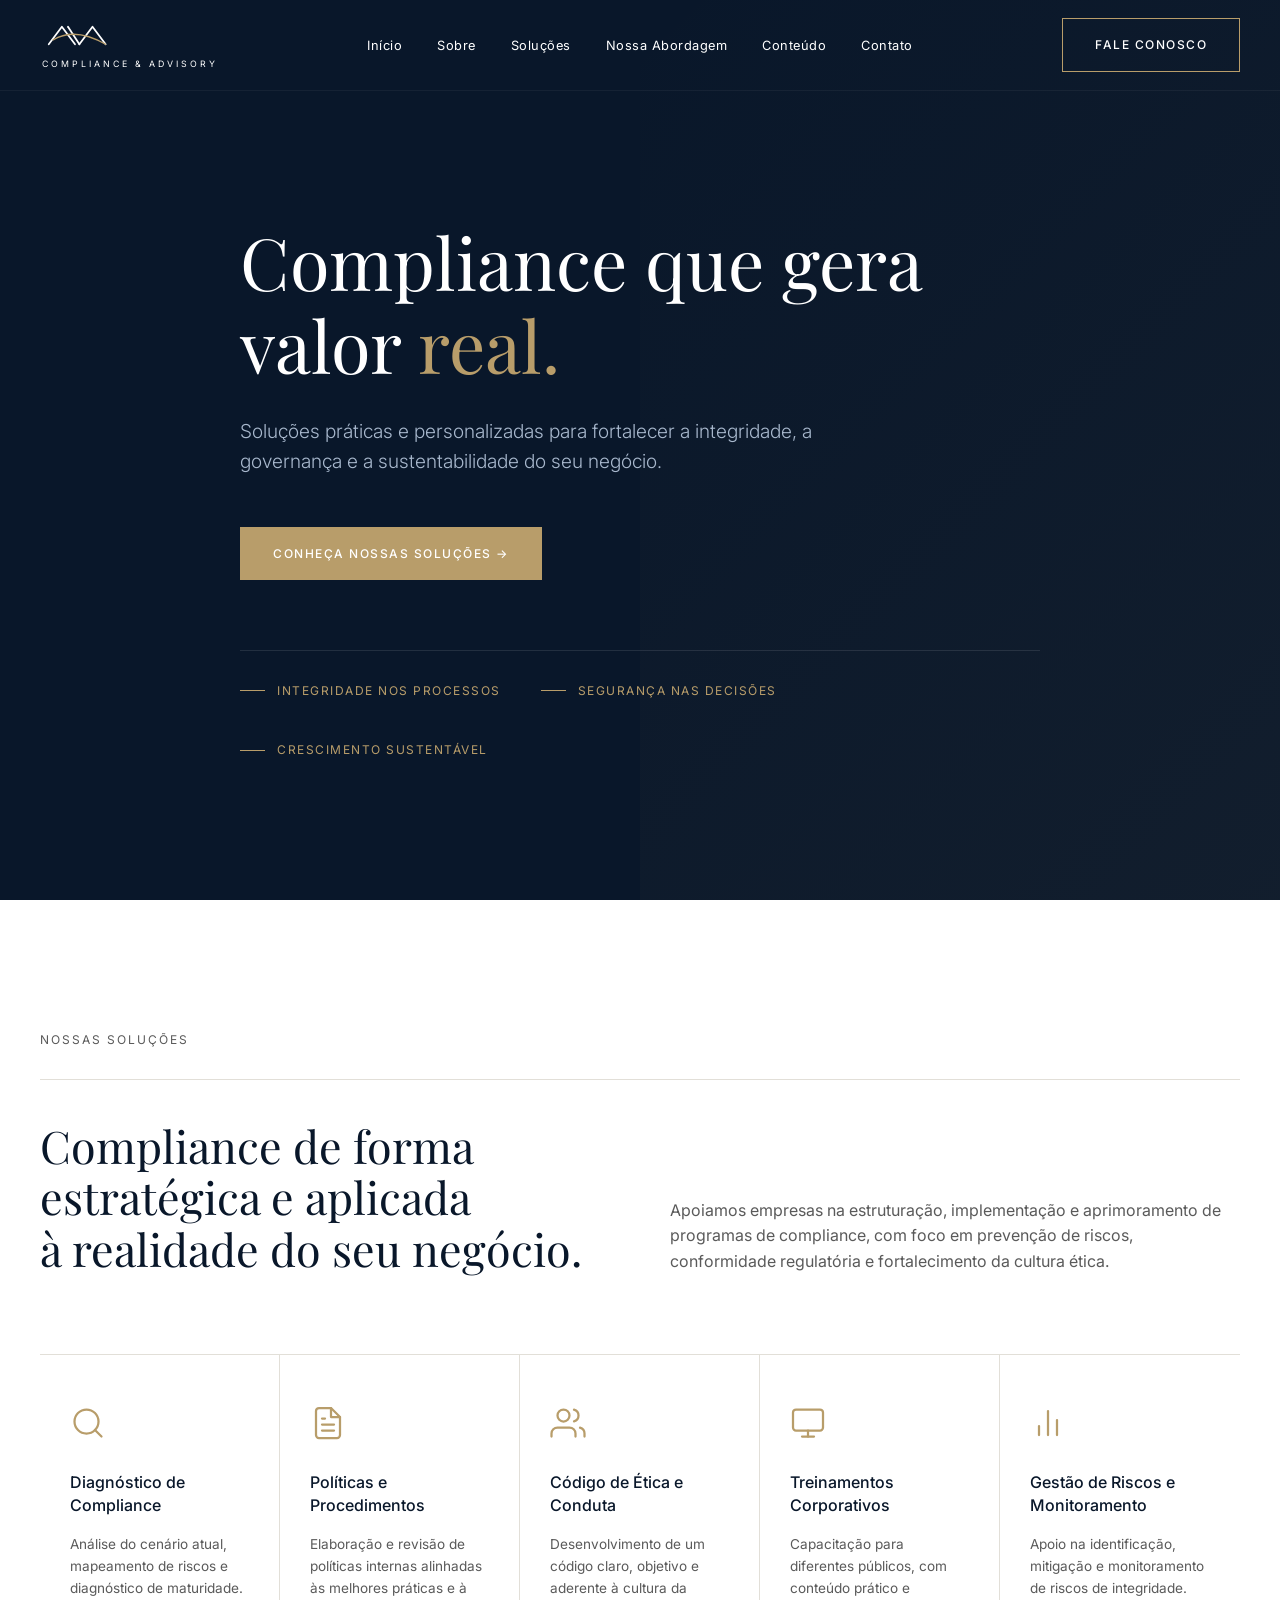
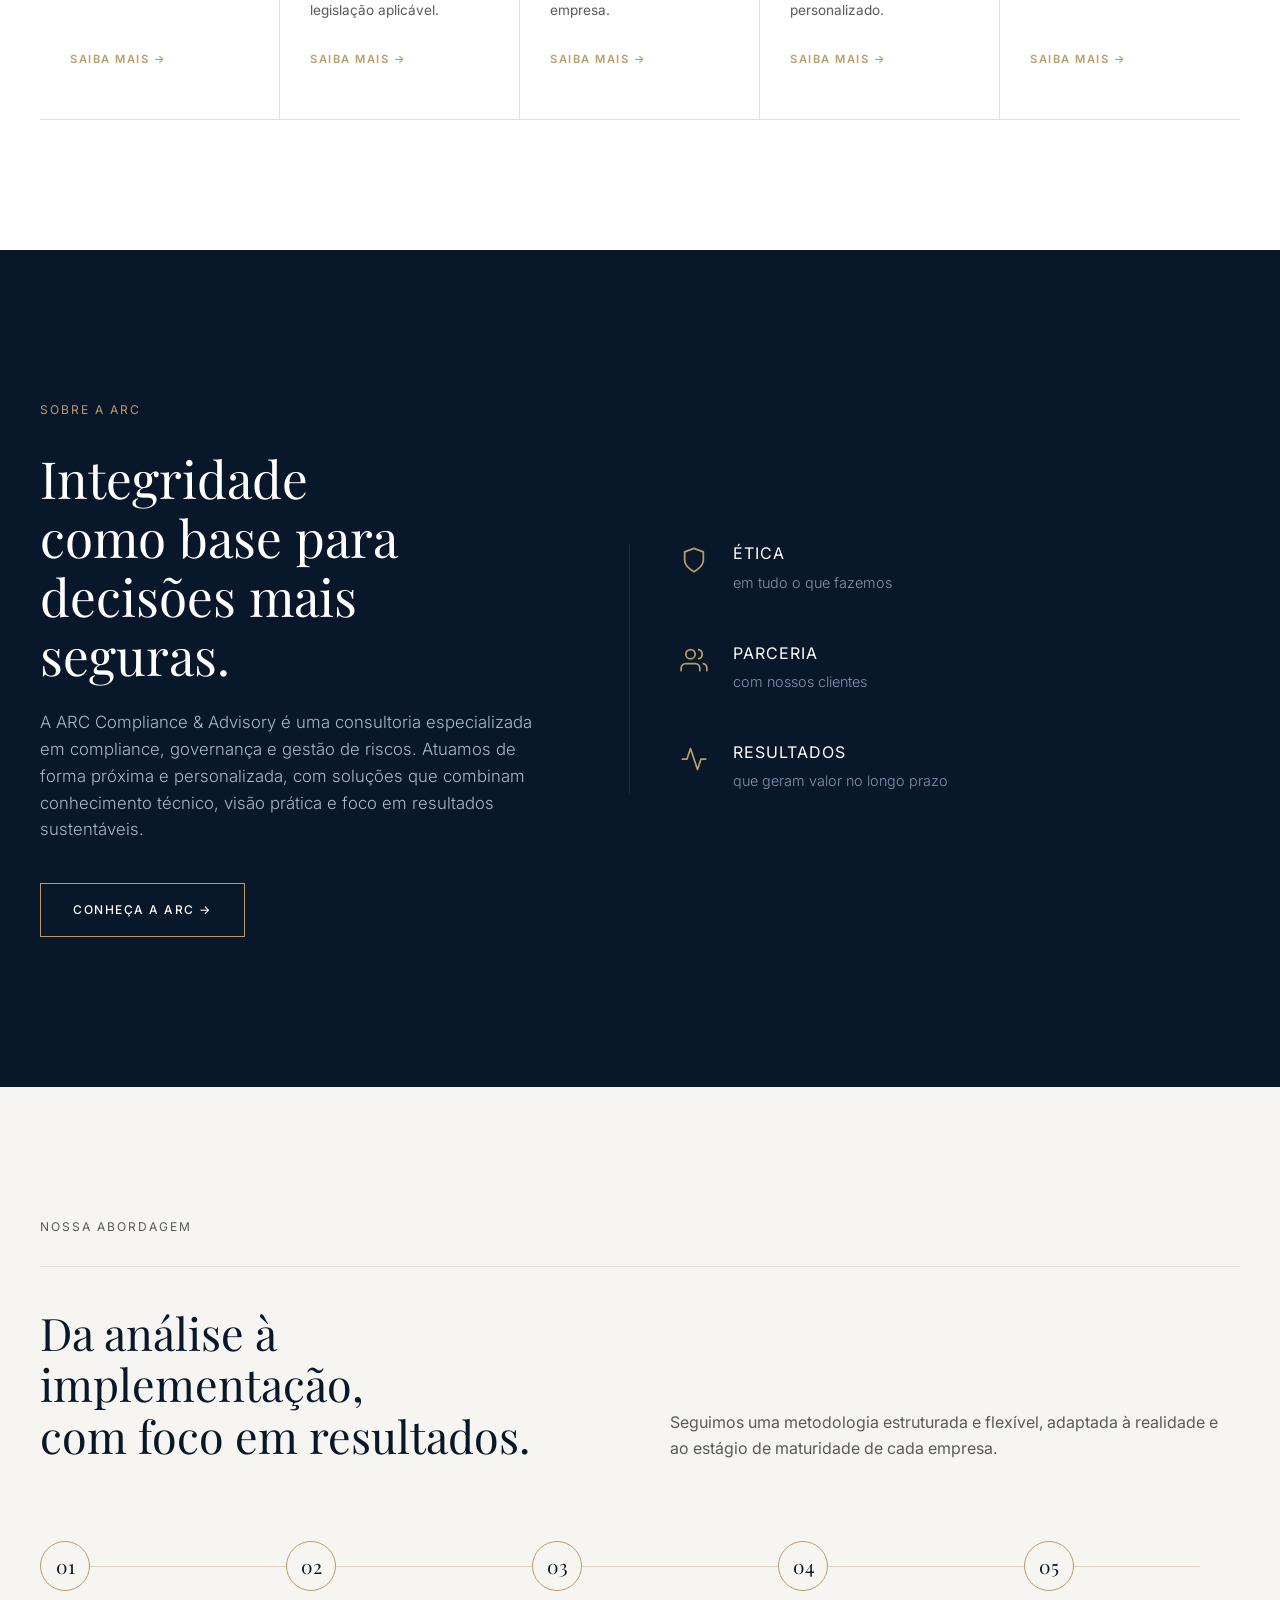
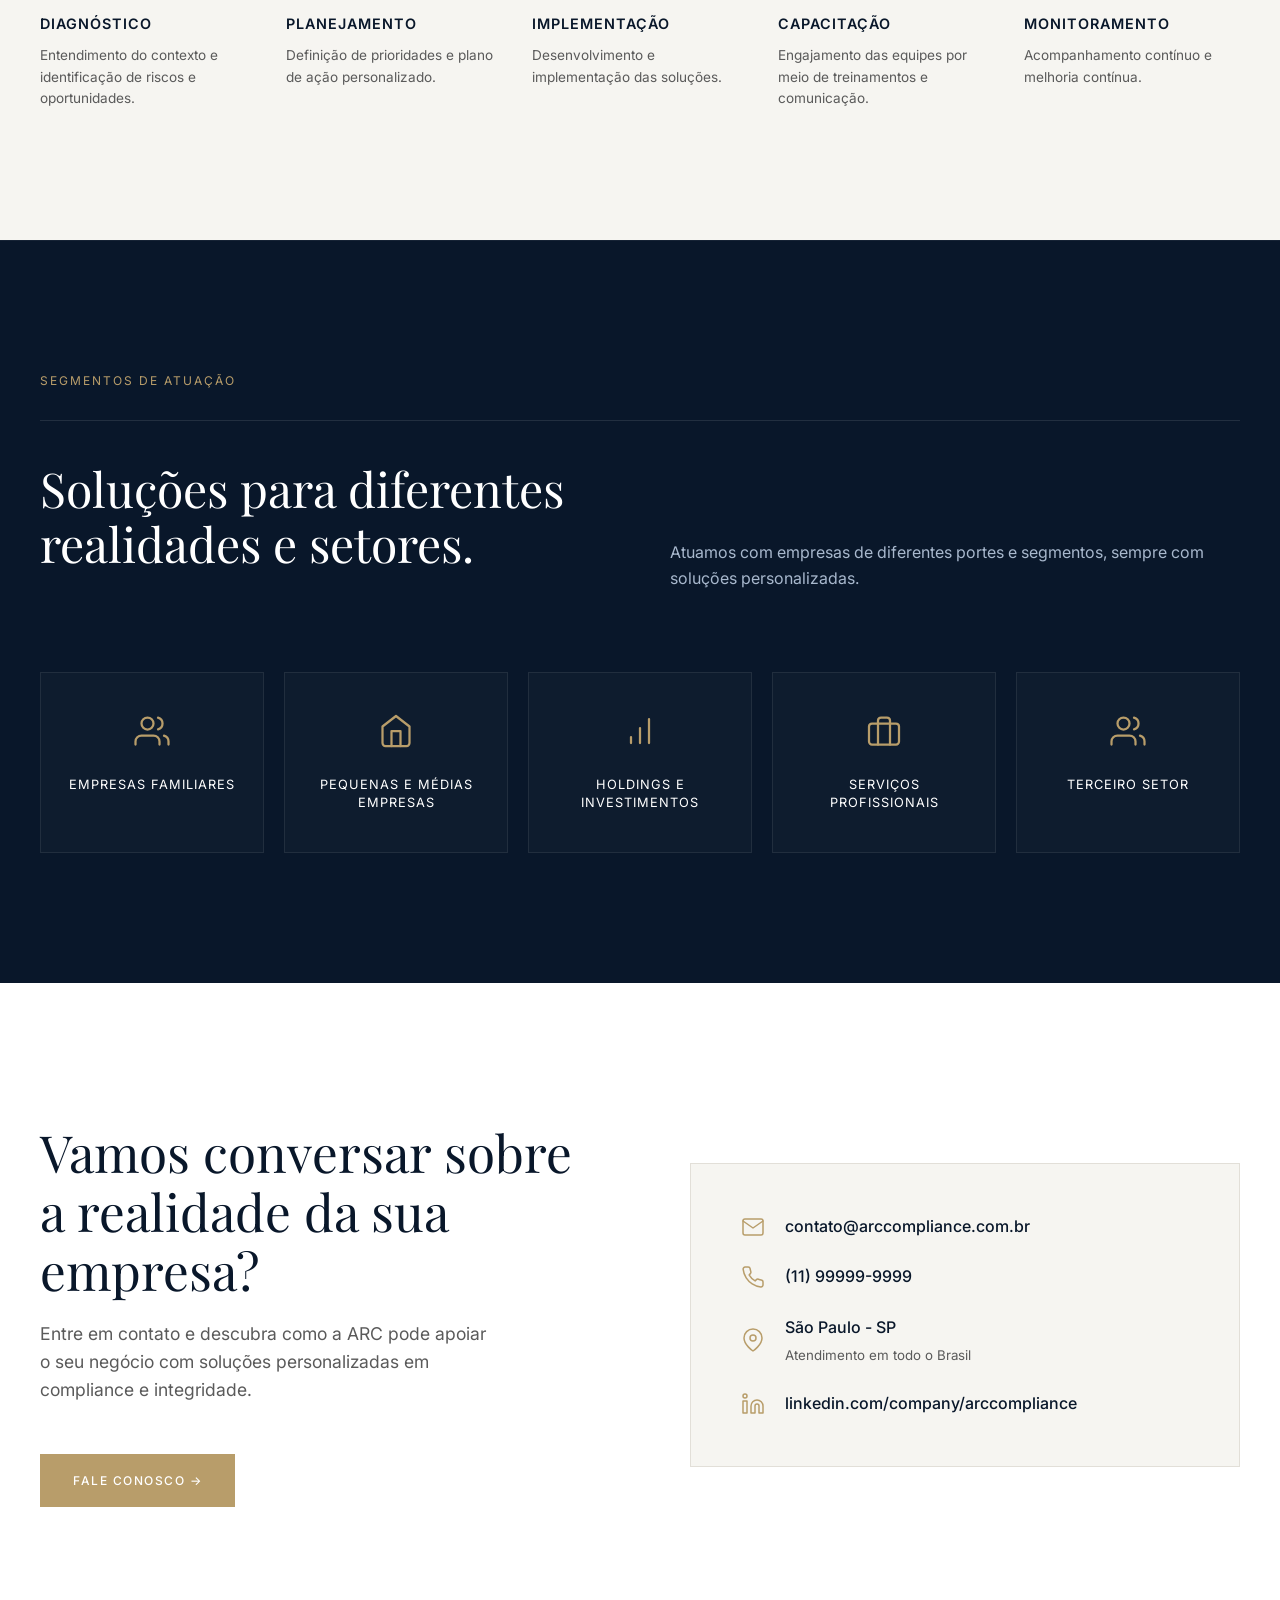
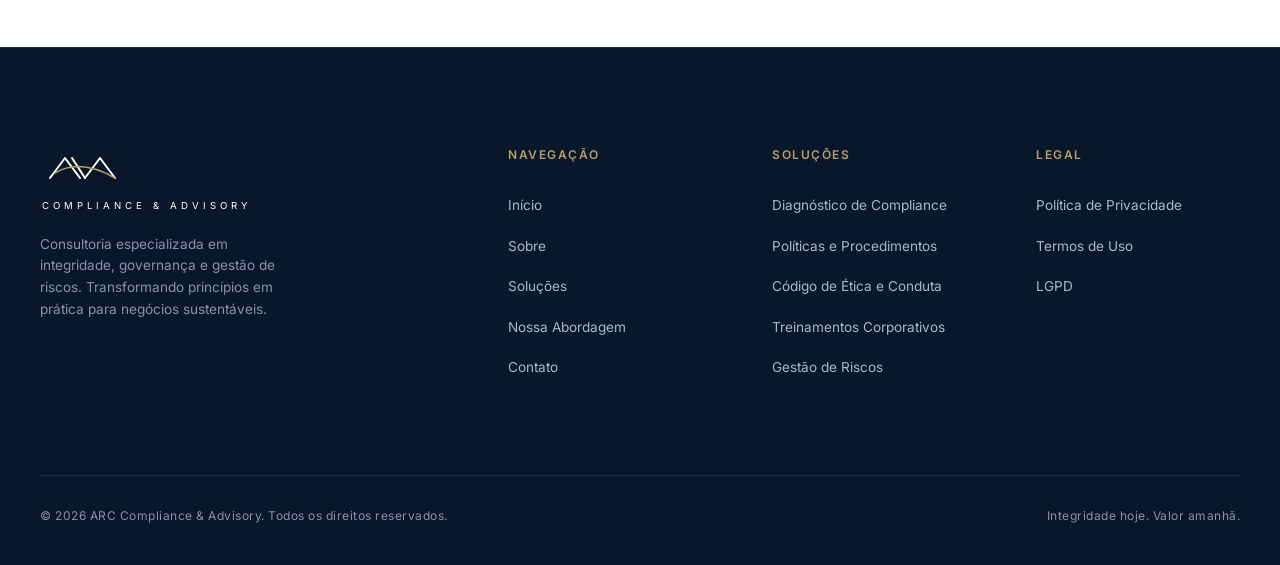
<file: public/assets/aistudio/arc_d7bad1c2.html>
<!DOCTYPE html>
<html lang="pt-BR">
<head>
    <meta charset="UTF-8">
    <meta name="viewport" content="width=device-width, initial-scale=1.0">
    <title>ARC Compliance & Advisory</title>
    <link rel="preconnect" href="https://fonts.googleapis.com">
    <link rel="preconnect" href="https://fonts.gstatic.com" crossorigin>
    <link href="https://fonts.googleapis.com/css2?family=Playfair+Display:ital,wght@0,400;0,500;0,600;1,400&family=Inter:wght@300;400;500;600&display=swap" rel="stylesheet">
    <style>
        :root {
            --navy: #09172A;
            --navy-medium: #122B4A;
            --gold: #B89D6A;
            --gold-light: #D4BC8D;
            --off-white: #F6F5F1;
            --white: #FFFFFF;
            --text-dark: #1C1C1C;
            --text-gray: #5A5A5A;
            --border-color: #E2DFD8;
            
            --font-serif: 'Playfair Display', serif;
            --font-sans: 'Inter', sans-serif;
        }

        * {
            margin: 0;
            padding: 0;
            box-sizing: border-box;
        }

        html {
            scroll-behavior: smooth;
        }

        body {
            font-family: var(--font-sans);
            color: var(--text-dark);
            background-color: var(--off-white);
            line-height: 1.6;
            -webkit-font-smoothing: antialiased;
            overflow-x: hidden;
        }

        h1, h2, h3, h4 {
            font-family: var(--font-serif);
            font-weight: 400;
            color: var(--navy);
            line-height: 1.15;
        }

        a {
            text-decoration: none;
            color: inherit;
            transition: all 0.3s ease;
        }

        .container {
            max-width: 1280px;
            margin: 0 auto;
            padding: 0 40px;
        }

        .btn {
            display: inline-flex;
            align-items: center;
            justify-content: center;
            padding: 16px 32px;
            font-family: var(--font-sans);
            font-size: 0.75rem;
            font-weight: 500;
            letter-spacing: 1.5px;
            text-transform: uppercase;
            border: 1px solid transparent;
            cursor: pointer;
            transition: all 0.4s cubic-bezier(0.25, 1, 0.5, 1);
            position: relative;
            overflow: hidden;
        }

        .btn-gold {
            background-color: var(--gold);
            color: var(--white);
        }

        .btn-gold:hover {
            background-color: var(--gold-light);
            transform: translateY(-2px);
            box-shadow: 0 10px 20px rgba(184, 157, 106, 0.2);
        }

        .btn-outline {
            background-color: transparent;
            color: var(--white);
            border-color: var(--gold);
        }

        .btn-outline:hover {
            background-color: var(--gold);
            color: var(--white);
            transform: translateY(-2px);
        }

        /* ANIMAÇÕES DE SCROLL */
        .reveal {
            opacity: 0;
            transform: translateY(30px);
            transition: all 0.8s cubic-bezier(0.25, 1, 0.5, 1);
        }

        .reveal.active {
            opacity: 1;
            transform: translateY(0);
        }

        /* HEADER */
        header {
            position: fixed;
            top: 0;
            width: 100%;
            z-index: 1000;
            transition: all 0.4s ease;
            border-bottom: 1px solid rgba(255,255,255,0.05);
            background-color: transparent;
        }

        header.scrolled {
            background-color: rgba(9, 23, 42, 0.95);
            backdrop-filter: blur(10px);
            border-bottom: 1px solid rgba(255,255,255,0.1);
            box-shadow: 0 4px 30px rgba(0, 0, 0, 0.1);
        }

        .header-content {
            display: flex;
            justify-content: space-between;
            align-items: center;
            height: 90px;
        }

        .logo {
            display: flex;
            flex-direction: column;
            align-items: flex-start;
            z-index: 1001;
        }

        .logo svg {
            height: 35px;
            width: auto;
            margin-bottom: 4px;
        }

        .logo span {
            font-size: 0.55rem;
            letter-spacing: 3px;
            color: var(--white);
            text-transform: uppercase;
            margin-left: 2px;
        }

        nav ul {
            display: flex;
            list-style: none;
            gap: 35px;
        }

        nav a {
            font-size: 0.8rem;
            font-weight: 400;
            color: var(--white);
            letter-spacing: 0.5px;
            position: relative;
            padding-bottom: 5px;
        }

        nav a::after {
            content: '';
            position: absolute;
            width: 0;
            height: 1px;
            bottom: 0;
            left: 0;
            background-color: var(--gold);
            transition: width 0.3s ease;
        }

        nav a:hover::after {
            width: 100%;
        }

        nav a:hover {
            color: var(--gold);
        }

        /* MENU HAMBURGUER MOBILE */
        .mobile-menu-btn {
            display: none;
            background: none;
            border: none;
            cursor: pointer;
            z-index: 1001;
        }

        .mobile-menu-btn span {
            display: block;
            width: 25px;
            height: 2px;
            background-color: var(--white);
            margin: 5px 0;
            transition: all 0.3s ease;
        }

        /* HERO */
        .hero {
            background-color: var(--navy);
            padding: 220px 0 140px;
            position: relative;
            overflow: hidden;
            display: flex;
            align-items: center;
        }

        .hero::before {
            content: '';
            position: absolute;
            top: 0;
            right: 0;
            bottom: 0;
            width: 50%;
            background: linear-gradient(135deg, transparent 0%, rgba(184, 157, 106, 0.05) 100%);
            pointer-events: none;
        }

        .hero-content {
            position: relative;
            z-index: 2;
            max-width: 800px;
        }

        .hero h1 {
            font-size: 4.5rem;
            color: var(--white);
            margin-bottom: 30px;
        }

        .hero h1 span {
            color: var(--gold);
        }

        .hero p {
            font-size: 1.2rem;
            color: #A8B8CD;
            margin-bottom: 50px;
            max-width: 600px;
            font-weight: 300;
        }

        .hero-features {
            display: flex;
            gap: 40px;
            margin-top: 70px;
            border-top: 1px solid rgba(255,255,255,0.1);
            padding-top: 30px;
            flex-wrap: wrap;
        }

        .hero-feature {
            font-size: 0.75rem;
            text-transform: uppercase;
            letter-spacing: 1.5px;
            color: var(--gold);
            display: flex;
            align-items: center;
            gap: 12px;
        }

        .hero-feature::before {
            content: '';
            display: block;
            width: 25px;
            height: 1px;
            background-color: var(--gold);
            transition: width 0.3s ease;
        }

        .hero-feature:hover::before {
            width: 40px;
        }

        /* SECTIONS COMMON */
        section {
            padding: 130px 0;
            position: relative;
        }

        .section-label {
            font-size: 0.75rem;
            letter-spacing: 2px;
            text-transform: uppercase;
            color: var(--text-gray);
            margin-bottom: 30px;
            display: block;
        }

        .section-header {
            display: grid;
            grid-template-columns: 1fr 1fr;
            gap: 60px;
            margin-bottom: 80px;
            border-top: 1px solid var(--border-color);
            padding-top: 40px;
        }

        .section-header h2 {
            font-size: 2.8rem;
            color: var(--navy);
        }

        .section-header p {
            color: var(--text-gray);
            font-size: 1rem;
            align-self: end;
        }

        /* SOLUTIONS */
        .solutions {
            background-color: var(--white);
        }

        .solutions-grid {
            display: grid;
            grid-template-columns: repeat(5, 1fr);
            gap: 0;
            border-top: 1px solid var(--border-color);
            border-bottom: 1px solid var(--border-color);
        }

        .solution-card {
            padding: 50px 30px;
            border-right: 1px solid var(--border-color);
            display: flex;
            flex-direction: column;
            transition: all 0.4s ease;
            background-color: var(--white);
            position: relative;
            overflow: hidden;
        }

        .solution-card::before {
            content: '';
            position: absolute;
            top: 0;
            left: 0;
            width: 100%;
            height: 3px;
            background-color: var(--gold);
            transform: scaleX(0);
            transform-origin: left;
            transition: transform 0.4s ease;
        }

        .solution-card:hover::before {
            transform: scaleX(1);
        }

        .solution-card:last-child {
            border-right: none;
        }

        .solution-card:hover {
            background-color: var(--off-white);
            transform: translateY(-5px);
            box-shadow: 0 15px 30px rgba(0,0,0,0.03);
            z-index: 2;
        }

        .solution-icon {
            width: 36px;
            height: 36px;
            margin-bottom: 30px;
            color: var(--gold);
            transition: transform 0.3s ease;
        }

        .solution-card:hover .solution-icon {
            transform: scale(1.1);
        }

        .solution-card h3 {
            font-family: var(--font-sans);
            font-size: 1rem;
            font-weight: 500;
            color: var(--navy);
            margin-bottom: 15px;
            min-height: 48px;
            line-height: 1.4;
        }

        .solution-card p {
            font-size: 0.85rem;
            color: var(--text-gray);
            margin-bottom: 30px;
            flex-grow: 1;
            line-height: 1.6;
        }

        .solution-link {
            font-size: 0.7rem;
            font-weight: 600;
            color: var(--gold);
            text-transform: uppercase;
            letter-spacing: 1.5px;
            display: inline-flex;
            align-items: center;
        }

        .solution-link::after {
            content: '→';
            margin-left: 5px;
            transition: margin-left 0.3s ease;
        }

        .solution-card:hover .solution-link::after {
            margin-left: 10px;
        }

        /* ABOUT */
        .about {
            background-color: var(--navy);
            color: var(--white);
            padding: 150px 0;
        }

        .about-grid {
            display: grid;
            grid-template-columns: 1fr 1.2fr;
            gap: 80px;
            align-items: center;
        }

        .about h2 {
            color: var(--white);
            font-size: 3.2rem;
            margin-bottom: 24px;
        }

        .about p {
            color: #A8B8CD;
            font-size: 1.05rem;
            margin-bottom: 40px;
            font-weight: 300;
            max-width: 500px;
        }

        .about-features {
            border-left: 1px solid rgba(255,255,255,0.1);
            padding-left: 50px;
            display: flex;
            flex-direction: column;
            gap: 50px;
            justify-content: center;
        }

        .about-feature {
            display: flex;
            gap: 25px;
            align-items: flex-start;
            transition: transform 0.3s ease;
        }

        .about-feature:hover {
            transform: translateX(10px);
        }

        .about-feature svg {
            width: 28px;
            height: 28px;
            color: var(--gold);
            flex-shrink: 0;
            margin-top: 2px;
        }

        .about-feature h4 {
            font-family: var(--font-sans);
            color: var(--white);
            font-size: 1rem;
            text-transform: uppercase;
            letter-spacing: 1px;
            margin-bottom: 8px;
        }

        .about-feature p {
            font-size: 0.9rem;
            margin-bottom: 0;
            color: #8892B0;
        }

        /* APPROACH */
        .approach {
            background-color: var(--off-white);
        }

        .approach-steps {
            display: flex;
            justify-content: space-between;
            position: relative;
            margin-top: 80px;
        }

        .approach-steps::before {
            content: '';
            position: absolute;
            top: 25px;
            left: 40px;
            right: 40px;
            height: 1px;
            background-color: var(--gold);
            z-index: 1;
            opacity: 0.4;
        }

        .step {
            position: relative;
            z-index: 2;
            width: 18%;
            transition: transform 0.3s ease;
        }

        .step:hover {
            transform: translateY(-5px);
        }

        .step-number {
            font-family: var(--font-serif);
            font-size: 1.2rem;
            color: var(--navy);
            background-color: var(--off-white);
            border: 1px solid var(--gold);
            width: 50px;
            height: 50px;
            border-radius: 50%;
            display: flex;
            justify-content: center;
            align-items: center;
            margin-bottom: 25px;
            transition: all 0.3s ease;
        }

        .step:hover .step-number {
            background-color: var(--gold);
            color: var(--white);
        }

        .step h3 {
            font-family: var(--font-sans);
            font-size: 0.9rem;
            font-weight: 600;
            text-transform: uppercase;
            letter-spacing: 1px;
            margin-bottom: 12px;
            color: var(--navy);
        }

        .step p {
            font-size: 0.85rem;
            color: var(--text-gray);
            line-height: 1.6;
        }

        /* SEGMENTS */
        .segments {
            background-color: var(--navy);
            color: var(--white);
            border-top: 1px solid rgba(255,255,255,0.05);
        }

        .segments h2 {
            color: var(--white);
            font-size: 3rem;
            margin-bottom: 20px;
        }

        .segments .section-header {
            border-top-color: rgba(255,255,255,0.1);
        }

        .segments .section-header p {
            color: #A8B8CD;
        }

        .segments-grid {
            display: grid;
            grid-template-columns: repeat(5, 1fr);
            gap: 20px;
            margin-top: 60px;
        }

        .segment-card {
            background: rgba(255,255,255,0.02);
            border: 1px solid rgba(255,255,255,0.08);
            padding: 40px 20px;
            text-align: center;
            transition: all 0.4s ease;
            cursor: default;
        }

        .segment-card:hover {
            background: rgba(255,255,255,0.06);
            border-color: var(--gold);
            transform: translateY(-5px);
        }

        .segment-card svg {
            width: 36px;
            height: 36px;
            color: var(--gold);
            margin-bottom: 20px;
            transition: transform 0.3s ease;
        }

        .segment-card:hover svg {
            transform: scale(1.1);
        }

        .segment-card span {
            display: block;
            font-size: 0.8rem;
            text-transform: uppercase;
            letter-spacing: 1px;
            color: var(--white);
            line-height: 1.4;
        }

        /* CTA */
        .cta {
            background-color: var(--white);
            padding: 140px 0;
        }

        .cta-grid {
            display: grid;
            grid-template-columns: 1fr 1fr;
            gap: 100px;
            align-items: center;
        }

        .cta h2 {
            font-size: 3.2rem;
            margin-bottom: 20px;
        }

        .cta p {
            color: var(--text-gray);
            font-size: 1.1rem;
            margin-bottom: 50px;
            max-width: 450px;
        }

        .cta-contact-info {
            display: flex;
            flex-direction: column;
            gap: 25px;
            background-color: var(--off-white);
            padding: 50px;
            border: 1px solid var(--border-color);
            transition: box-shadow 0.3s ease;
        }

        .cta-contact-info:hover {
            box-shadow: 0 20px 40px rgba(0,0,0,0.05);
        }

        .contact-item {
            display: flex;
            align-items: center;
            gap: 20px;
            color: var(--navy);
            font-size: 1rem;
            font-weight: 500;
        }

        .contact-item svg {
            color: var(--gold);
            width: 24px;
            height: 24px;
            flex-shrink: 0;
        }

        .contact-item span small {
            display: block;
            font-weight: 400;
            color: var(--text-gray);
            margin-top: 4px;
        }

        /* FOOTER */
        footer {
            background-color: var(--navy);
            color: var(--white);
            padding: 100px 0 40px;
            border-top: 1px solid rgba(255,255,255,0.1);
        }

        .footer-grid {
            display: grid;
            grid-template-columns: 2fr 1fr 1fr 1fr;
            gap: 60px;
            margin-bottom: 80px;
        }

        .footer-brand .logo svg {
            height: 40px;
            margin-bottom: 10px;
        }

        .footer-brand .logo span {
            font-size: 0.6rem;
            letter-spacing: 4px;
        }

        .footer-col h4 {
            font-family: var(--font-sans);
            font-size: 0.75rem;
            font-weight: 600;
            margin-bottom: 30px;
            text-transform: uppercase;
            letter-spacing: 1.5px;
            color: var(--gold);
        }

        .footer-col ul {
            list-style: none;
        }

        .footer-col ul li {
            margin-bottom: 15px;
        }

        .footer-col ul li a {
            color: #A8B8CD;
            font-size: 0.85rem;
            position: relative;
            display: inline-block;
        }

        .footer-col ul li a::after {
            content: '';
            position: absolute;
            width: 0;
            height: 1px;
            bottom: -2px;
            left: 0;
            background-color: var(--gold);
            transition: width 0.3s ease;
        }

        .footer-col ul li a:hover::after {
            width: 100%;
        }

        .footer-col ul li a:hover {
            color: var(--white);
        }

        .footer-bottom {
            border-top: 1px solid rgba(255,255,255,0.1);
            padding-top: 30px;
            display: flex;
            justify-content: space-between;
            align-items: center;
            font-size: 0.75rem;
            color: #8892B0;
            letter-spacing: 0.5px;
        }

        /* RESPONSIVIDADE PC/TABLET */
        @media (max-width: 1200px) {
            .hero h1 { font-size: 3.8rem; }
            .solutions-grid { grid-template-columns: repeat(3, 1fr); }
            .solution-card:nth-child(3n) { border-right: none; }
            .solution-card { border-bottom: 1px solid var(--border-color); }
            .segments-grid { grid-template-columns: repeat(3, 1fr); }
            .cta-grid { gap: 40px; }
            .footer-grid { grid-template-columns: 1fr 1fr; gap: 40px; }
        }

        @media (max-width: 992px) {
            .container { padding: 0 30px; }
            .hero { padding: 180px 0 100px; }
            .hero h1 { font-size: 3.2rem; }
            .section-header { grid-template-columns: 1fr; gap: 20px; }
            .about-grid, .cta-grid { grid-template-columns: 1fr; }
            .about-features {
                border-left: none;
                padding-left: 0;
                border-top: 1px solid rgba(255,255,255,0.1);
                padding-top: 50px;
                flex-direction: row;
                flex-wrap: wrap;
                gap: 30px;
            }
            .about-feature { width: 100%; }
            .approach-steps { flex-direction: column; gap: 40px; }
            .approach-steps::before { display: none; }
            .step { width: 100%; display: flex; gap: 20px; align-items: flex-start; }
            .step-number { margin-bottom: 0; flex-shrink: 0; }
        }

        /* RESPONSIVIDADE MOBILE */
        @media (max-width: 768px) {
            .mobile-menu-btn { display: block; }
            
            nav {
                position: fixed;
                top: 0;
                right: -100%;
                width: 100%;
                height: 100vh;
                background-color: var(--navy);
                display: flex;
                justify-content: center;
                align-items: center;
                transition: right 0.4s cubic-bezier(0.25, 1, 0.5, 1);
                z-index: 1000;
            }

            nav.active { right: 0; }

            nav ul {
                flex-direction: column;
                align-items: center;
                gap: 40px;
            }

            nav a { font-size: 1.2rem; }

            .header-content .btn { display: none; }

            /* Animação do Hamburger para X */
            .mobile-menu-btn.active span:nth-child(1) { transform: rotate(45deg) translate(5px, 5px); }
            .mobile-menu-btn.active span:nth-child(2) { opacity: 0; }
            .mobile-menu-btn.active span:nth-child(3) { transform: rotate(-45deg) translate(5px, -5px); }

            .hero { padding: 160px 0 80px; }
            .hero h1 { font-size: 2.5rem; }
            .hero p { font-size: 1rem; margin-bottom: 40px; }
            .hero-features { flex-direction: column; gap: 15px; margin-top: 40px; }
            
            section { padding: 80px 0; }
            .section-header h2, .about h2, .segments h2, .cta h2 { font-size: 2.2rem; }
            
            .solutions-grid { grid-template-columns: 1fr; }
            .solution-card { border-right: none; padding: 40px 20px; }
            
            .segments-grid { grid-template-columns: 1fr 1fr; }
            .segment-card { padding: 30px 15px; }
            
            .cta-contact-info { padding: 30px 20px; }
            .contact-item { font-size: 0.9rem; }
            
            .footer-grid { grid-template-columns: 1fr; gap: 40px; }
            .footer-bottom { flex-direction: column; gap: 15px; text-align: center; }
        }
    </style>
</head>
<body>

    <!-- HEADER -->
    <header id="header">
        <div class="container header-content">
            <a href="#" class="logo">
                <svg viewBox="0 0 120 40" fill="none" xmlns="http://www.w3.org/2000/svg">
                    <path d="M10 30 L25 10 L40 30" stroke="#FFFFFF" stroke-width="2" stroke-linecap="round" stroke-linejoin="round"/>
                    <path d="M32 10 L45 30" stroke="#FFFFFF" stroke-width="2" stroke-linecap="round" stroke-linejoin="round"/>
                    <path d="M45 30 L60 10 L75 30" stroke="#FFFFFF" stroke-width="2" stroke-linecap="round" stroke-linejoin="round"/>
                    <path d="M15 25 Q 40 10 75 30" stroke="#B89D6A" stroke-width="1.5" stroke-linecap="round"/>
                </svg>
                <span>COMPLIANCE & ADVISORY</span>
            </a>
            
            <button class="mobile-menu-btn" id="mobileMenuBtn">
                <span></span>
                <span></span>
                <span></span>
            </button>

            <nav id="mainNav">
                <ul>
                    <li><a href="#inicio">Início</a></li>
                    <li><a href="#sobre">Sobre</a></li>
                    <li><a href="#solucoes">Soluções</a></li>
                    <li><a href="#abordagem">Nossa Abordagem</a></li>
                    <li><a href="#conteudo">Conteúdo</a></li>
                    <li><a href="#contato">Contato</a></li>
                </ul>
            </nav>
            <a href="#contato" class="btn btn-outline">Fale conosco</a>
        </div>
    </header>

    <!-- HERO -->
    <section id="inicio" class="hero">
        <div class="container">
            <div class="hero-content reveal">
                <h1>Compliance que gera<br>valor <span>real.</span></h1>
                <p>Soluções práticas e personalizadas para fortalecer a integridade, a governança e a sustentabilidade do seu negócio.</p>
                <a href="#solucoes" class="btn btn-gold">Conheça nossas soluções &rarr;</a>
                
                <div class="hero-features">
                    <div class="hero-feature">Integridade nos processos</div>
                    <div class="hero-feature">Segurança nas decisões</div>
                    <div class="hero-feature">Crescimento sustentável</div>
                </div>
            </div>
        </div>
    </section>

    <!-- SOLUTIONS -->
    <section id="solucoes" class="solutions">
        <div class="container">
            <div class="reveal">
                <span class="section-label">Nossas Soluções</span>
                <div class="section-header">
                    <h2>Compliance de forma<br>estratégica e aplicada<br>à realidade do seu negócio.</h2>
                    <p>Apoiamos empresas na estruturação, implementação e aprimoramento de programas de compliance, com foco em prevenção de riscos, conformidade regulatória e fortalecimento da cultura ética.</p>
                </div>
            </div>
            
            <div class="solutions-grid reveal">
                <div class="solution-card">
                    <svg class="solution-icon" viewBox="0 0 24 24" fill="none" stroke="currentColor" stroke-width="1.5" stroke-linecap="round" stroke-linejoin="round"><circle cx="11" cy="11" r="8"></circle><line x1="21" y1="21" x2="16.65" y2="16.65"></line></svg>
                    <h3>Diagnóstico de Compliance</h3>
                    <p>Análise do cenário atual, mapeamento de riscos e diagnóstico de maturidade.</p>
                    <a href="#" class="solution-link">Saiba mais</a>
                </div>
                <div class="solution-card">
                    <svg class="solution-icon" viewBox="0 0 24 24" fill="none" stroke="currentColor" stroke-width="1.5" stroke-linecap="round" stroke-linejoin="round"><path d="M14 2H6a2 2 0 0 0-2 2v16a2 2 0 0 0 2 2h12a2 2 0 0 0 2-2V8z"></path><polyline points="14 2 14 8 20 8"></polyline><line x1="16" y1="13" x2="8" y2="13"></line><line x1="16" y1="17" x2="8" y2="17"></line><polyline points="10 9 9 9 8 9"></polyline></svg>
                    <h3>Políticas e Procedimentos</h3>
                    <p>Elaboração e revisão de políticas internas alinhadas às melhores práticas e à legislação aplicável.</p>
                    <a href="#" class="solution-link">Saiba mais</a>
                </div>
                <div class="solution-card">
                    <svg class="solution-icon" viewBox="0 0 24 24" fill="none" stroke="currentColor" stroke-width="1.5" stroke-linecap="round" stroke-linejoin="round"><path d="M17 21v-2a4 4 0 0 0-4-4H5a4 4 0 0 0-4 4v2"></path><circle cx="9" cy="7" r="4"></circle><path d="M23 21v-2a4 4 0 0 0-3-3.87"></path><path d="M16 3.13a4 4 0 0 1 0 7.75"></path></svg>
                    <h3>Código de Ética e Conduta</h3>
                    <p>Desenvolvimento de um código claro, objetivo e aderente à cultura da empresa.</p>
                    <a href="#" class="solution-link">Saiba mais</a>
                </div>
                <div class="solution-card">
                    <svg class="solution-icon" viewBox="0 0 24 24" fill="none" stroke="currentColor" stroke-width="1.5" stroke-linecap="round" stroke-linejoin="round"><rect x="2" y="3" width="20" height="14" rx="2" ry="2"></rect><line x1="8" y1="21" x2="16" y2="21"></line><line x1="12" y1="17" x2="12" y2="21"></line></svg>
                    <h3>Treinamentos Corporativos</h3>
                    <p>Capacitação para diferentes públicos, com conteúdo prático e personalizado.</p>
                    <a href="#" class="solution-link">Saiba mais</a>
                </div>
                <div class="solution-card">
                    <svg class="solution-icon" viewBox="0 0 24 24" fill="none" stroke="currentColor" stroke-width="1.5" stroke-linecap="round" stroke-linejoin="round"><line x1="18" y1="20" x2="18" y2="10"></line><line x1="12" y1="20" x2="12" y2="4"></line><line x1="6" y1="20" x2="6" y2="14"></line></svg>
                    <h3>Gestão de Riscos e Monitoramento</h3>
                    <p>Apoio na identificação, mitigação e monitoramento de riscos de integridade.</p>
                    <a href="#" class="solution-link">Saiba mais</a>
                </div>
            </div>
        </div>
    </section>

    <!-- ABOUT -->
    <section id="sobre" class="about">
        <div class="container about-grid reveal">
            <div>
                <span class="section-label" style="color: var(--gold);">Sobre a ARC</span>
                <h2>Integridade<br>como base para<br>decisões mais seguras.</h2>
                <p>A ARC Compliance & Advisory é uma consultoria especializada em compliance, governança e gestão de riscos. Atuamos de forma próxima e personalizada, com soluções que combinam conhecimento técnico, visão prática e foco em resultados sustentáveis.</p>
                <a href="#" class="btn btn-outline">Conheça a ARC &rarr;</a>
            </div>
            <div class="about-features">
                <div class="about-feature">
                    <svg viewBox="0 0 24 24" fill="none" stroke="currentColor" stroke-width="1.5" stroke-linecap="round" stroke-linejoin="round"><path d="M12 22s8-4 8-10V5l-8-3-8 3v7c0 6 8 10 8 10z"></path></svg>
                    <div>
                        <h4>Ética</h4>
                        <p>em tudo o que fazemos</p>
                    </div>
                </div>
                                <div class="about-feature">
                    <svg viewBox="0 0 24 24" fill="none" stroke="currentColor" stroke-width="1.5" stroke-linecap="round" stroke-linejoin="round"><path d="M17 21v-2a4 4 0 0 0-4-4H5a4 4 0 0 0-4 4v2"></path><circle cx="9" cy="7" r="4"></circle><path d="M23 21v-2a4 4 0 0 0-3-3.87"></path><path d="M16 3.13a4 4 0 0 1 0 7.75"></path></svg>
                    <div>
                        <h4>Parceria</h4>
                        <p>com nossos clientes</p>
                    </div>
                </div>
                <div class="about-feature">
                    <svg viewBox="0 0 24 24" fill="none" stroke="currentColor" stroke-width="1.5" stroke-linecap="round" stroke-linejoin="round"><polyline points="22 12 18 12 15 21 9 3 6 12 2 12"></polyline></svg>
                    <div>
                        <h4>Resultados</h4>
                        <p>que geram valor no longo prazo</p>
                    </div>
                </div>
            </div>
        </div>
    </section>

    <!-- APPROACH -->
    <section id="abordagem" class="approach">
        <div class="container reveal">
            <span class="section-label">Nossa Abordagem</span>
            <div class="section-header">
                <h2>Da análise à implementação,<br>com foco em resultados.</h2>
                <p>Seguimos uma metodologia estruturada e flexível, adaptada à realidade e ao estágio de maturidade de cada empresa.</p>
            </div>
            
            <div class="approach-steps">
                <div class="step">
                    <div class="step-number">01</div>
                    <div>
                        <h3>Diagnóstico</h3>
                        <p>Entendimento do contexto e identificação de riscos e oportunidades.</p>
                    </div>
                </div>
                <div class="step">
                    <div class="step-number">02</div>
                    <div>
                        <h3>Planejamento</h3>
                        <p>Definição de prioridades e plano de ação personalizado.</p>
                    </div>
                </div>
                <div class="step">
                    <div class="step-number">03</div>
                    <div>
                        <h3>Implementação</h3>
                        <p>Desenvolvimento e implementação das soluções.</p>
                    </div>
                </div>
                <div class="step">
                    <div class="step-number">04</div>
                    <div>
                        <h3>Capacitação</h3>
                        <p>Engajamento das equipes por meio de treinamentos e comunicação.</p>
                    </div>
                </div>
                <div class="step">
                    <div class="step-number">05</div>
                    <div>
                        <h3>Monitoramento</h3>
                        <p>Acompanhamento contínuo e melhoria contínua.</p>
                    </div>
                </div>
            </div>
        </div>
    </section>

    <!-- SEGMENTS -->
    <section class="segments">
        <div class="container reveal">
            <span class="section-label" style="color: var(--gold);">Segmentos de Atuação</span>
            <div class="section-header">
                <h2>Soluções para diferentes<br>realidades e setores.</h2>
                <p>Atuamos com empresas de diferentes portes e segmentos, sempre com soluções personalizadas.</p>
            </div>
            
            <div class="segments-grid">
                <div class="segment-card">
                    <svg viewBox="0 0 24 24" fill="none" stroke="currentColor" stroke-width="1.5" stroke-linecap="round" stroke-linejoin="round"><path d="M17 21v-2a4 4 0 0 0-4-4H5a4 4 0 0 0-4 4v2"></path><circle cx="9" cy="7" r="4"></circle><path d="M23 21v-2a4 4 0 0 0-3-3.87"></path><path d="M16 3.13a4 4 0 0 1 0 7.75"></path></svg>
                    <span>Empresas Familiares</span>
                </div>
                <div class="segment-card">
                    <svg viewBox="0 0 24 24" fill="none" stroke="currentColor" stroke-width="1.5" stroke-linecap="round" stroke-linejoin="round"><path d="M3 9l9-7 9 7v11a2 2 0 0 1-2 2H5a2 2 0 0 1-2-2z"></path><polyline points="9 22 9 12 15 12 15 22"></polyline></svg>
                    <span>Pequenas e Médias Empresas</span>
                </div>
                <div class="segment-card">
                    <svg viewBox="0 0 24 24" fill="none" stroke="currentColor" stroke-width="1.5" stroke-linecap="round" stroke-linejoin="round"><line x1="12" y1="20" x2="12" y2="10"></line><line x1="18" y1="20" x2="18" y2="4"></line><line x1="6" y1="20" x2="6" y2="16"></line></svg>
                    <span>Holdings e Investimentos</span>
                </div>
                <div class="segment-card">
                    <svg viewBox="0 0 24 24" fill="none" stroke="currentColor" stroke-width="1.5" stroke-linecap="round" stroke-linejoin="round"><rect x="2" y="7" width="20" height="14" rx="2" ry="2"></rect><path d="M16 21V5a2 2 0 0 0-2-2h-4a2 2 0 0 0-2 2v16"></path></svg>
                    <span>Serviços Profissionais</span>
                </div>
                <div class="segment-card">
                    <svg viewBox="0 0 24 24" fill="none" stroke="currentColor" stroke-width="1.5" stroke-linecap="round" stroke-linejoin="round"><path d="M17 21v-2a4 4 0 0 0-4-4H5a4 4 0 0 0-4 4v2"></path><circle cx="9" cy="7" r="4"></circle><path d="M23 21v-2a4 4 0 0 0-3-3.87"></path><path d="M16 3.13a4 4 0 0 1 0 7.75"></path></svg>
                    <span>Terceiro Setor</span>
                </div>
            </div>
        </div>
    </section>

    <!-- CTA -->
    <section id="contato" class="cta">
        <div class="container cta-grid reveal">
            <div>
                <h2>Vamos conversar sobre<br>a realidade da sua empresa?</h2>
                <p>Entre em contato e descubra como a ARC pode apoiar o seu negócio com soluções personalizadas em compliance e integridade.</p>
                <a href="mailto:contato@arccompliance.com.br" class="btn btn-gold">Fale conosco &rarr;</a>
            </div>
            <div class="cta-contact-info">
                <div class="contact-item">
                    <svg viewBox="0 0 24 24" fill="none" stroke="currentColor" stroke-width="1.5" stroke-linecap="round" stroke-linejoin="round"><path d="M4 4h16c1.1 0 2 .9 2 2v12c0 1.1-.9 2-2 2H4c-1.1 0-2-.9-2-2V6c0-1.1.9-2 2-2z"></path><polyline points="22,6 12,13 2,6"></polyline></svg>
                    <span>contato@arccompliance.com.br</span>
                </div>
                <div class="contact-item">
                    <svg viewBox="0 0 24 24" fill="none" stroke="currentColor" stroke-width="1.5" stroke-linecap="round" stroke-linejoin="round"><path d="M22 16.92v3a2 2 0 0 1-2.18 2 19.79 19.79 0 0 1-8.63-3.07 19.5 19.5 0 0 1-6-6 19.79 19.79 0 0 1-3.07-8.67A2 2 0 0 1 4.11 2h3a2 2 0 0 1 2 1.72 12.84 12.84 0 0 0 .7 2.81 2 2 0 0 1-.45 2.11L8.09 9.91a16 16 0 0 0 6 6l1.27-1.27a2 2 0 0 1 2.11-.45 12.84 12.84 0 0 0 2.81.7A2 2 0 0 1 22 16.92z"></path></svg>
                    <span>(11) 99999-9999</span>
                </div>
                <div class="contact-item">
                    <svg viewBox="0 0 24 24" fill="none" stroke="currentColor" stroke-width="1.5" stroke-linecap="round" stroke-linejoin="round"><path d="M21 10c0 7-9 13-9 13s-9-6-9-13a9 9 0 0 1 18 0z"></path><circle cx="12" cy="10" r="3"></circle></svg>
                    <span>São Paulo - SP <br><small>Atendimento em todo o Brasil</small></span>
                </div>
                <div class="contact-item">
                    <svg viewBox="0 0 24 24" fill="none" stroke="currentColor" stroke-width="1.5" stroke-linecap="round" stroke-linejoin="round"><path d="M16 8a6 6 0 0 1 6 6v7h-4v-7a2 2 0 0 0-2-2 2 2 0 0 0-2 2v7h-4v-7a6 6 0 0 1 6-6z"></path><rect x="2" y="9" width="4" height="12"></rect><circle cx="4" cy="4" r="2"></circle></svg>
                    <span>linkedin.com/company/arccompliance</span>
                </div>
            </div>
        </div>
    </section>

    <!-- FOOTER -->
    <footer>
        <div class="container">
            <div class="footer-grid">
                <div class="footer-brand">
                    <a href="#" class="logo">
                        <svg viewBox="0 0 120 40" fill="none" xmlns="http://www.w3.org/2000/svg">
                            <path d="M10 30 L25 10 L40 30" stroke="#FFFFFF" stroke-width="2" stroke-linecap="round" stroke-linejoin="round"/>
                            <path d="M32 10 L45 30" stroke="#FFFFFF" stroke-width="2" stroke-linecap="round" stroke-linejoin="round"/>
                            <path d="M45 30 L60 10 L75 30" stroke="#FFFFFF" stroke-width="2" stroke-linecap="round" stroke-linejoin="round"/>
                            <path d="M15 25 Q 40 10 75 30" stroke="#B89D6A" stroke-width="1.5" stroke-linecap="round"/>
                        </svg>
                        <span>COMPLIANCE & ADVISORY</span>
                    </a>
                    <p style="color: #8892B0; font-size: 0.85rem; margin-top: 20px; max-width: 250px;">
                        Consultoria especializada em integridade, governança e gestão de riscos. Transformando princípios em prática para negócios sustentáveis.
                    </p>
                </div>
                
                <div class="footer-col">
                    <h4>Navegação</h4>
                    <ul>
                        <li><a href="#inicio">Início</a></li>
                        <li><a href="#sobre">Sobre</a></li>
                        <li><a href="#solucoes">Soluções</a></li>
                        <li><a href="#abordagem">Nossa Abordagem</a></li>
                        <li><a href="#contato">Contato</a></li>
                    </ul>
                </div>
                
                <div class="footer-col">
                    <h4>Soluções</h4>
                    <ul>
                        <li><a href="#">Diagnóstico de Compliance</a></li>
                        <li><a href="#">Políticas e Procedimentos</a></li>
                        <li><a href="#">Código de Ética e Conduta</a></li>
                        <li><a href="#">Treinamentos Corporativos</a></li>
                        <li><a href="#">Gestão de Riscos</a></li>
                    </ul>
                </div>
                
                <div class="footer-col">
                    <h4>Legal</h4>
                    <ul>
                        <li><a href="#">Política de Privacidade</a></li>
                        <li><a href="#">Termos de Uso</a></li>
                        <li><a href="#">LGPD</a></li>
                    </ul>
                </div>
            </div>
            
            <div class="footer-bottom">
                <div>
                    &copy; 2026 ARC Compliance & Advisory. Todos os direitos reservados.
                </div>
                <div>
                    Integridade hoje. Valor amanhã.
                </div>
            </div>
        </div>
    </footer>

    <!-- SCRIPT DE ANIMAÇÃO E MENU MOBILE -->
    <script>
        // Header fixo com background ao rolar
        const header = document.getElementById('header');
        window.addEventListener('scroll', () => {
            if (window.scrollY > 50) {
                header.classList.add('scrolled');
            } else {
                header.classList.remove('scrolled');
            }
        });

        // Menu Mobile Toggle
        const mobileMenuBtn = document.getElementById('mobileMenuBtn');
        const mainNav = document.getElementById('mainNav');
        const navLinks = document.querySelectorAll('nav a');

        mobileMenuBtn.addEventListener('click', () => {
            mobileMenuBtn.classList.toggle('active');
            mainNav.classList.toggle('active');
        });

        // Fechar menu mobile ao clicar em um link
        navLinks.forEach(link => {
            link.addEventListener('click', () => {
                mobileMenuBtn.classList.remove('active');
                mainNav.classList.remove('active');
            });
        });

        // Animação de revelação no scroll (Intersection Observer)
        const revealElements = document.querySelectorAll('.reveal');

        const revealObserver = new IntersectionObserver((entries, observer) => {
            entries.forEach(entry => {
                if (entry.isIntersecting) {
                    entry.target.classList.add('active');
                    observer.unobserve(entry.target);
                }
            });
        }, {
            threshold: 0.15,
            rootMargin: "0px 0px -50px 0px"
        });

        revealElements.forEach(element => {
            revealObserver.observe(element);
        });
    </script>

</body>
</html>
</file>
